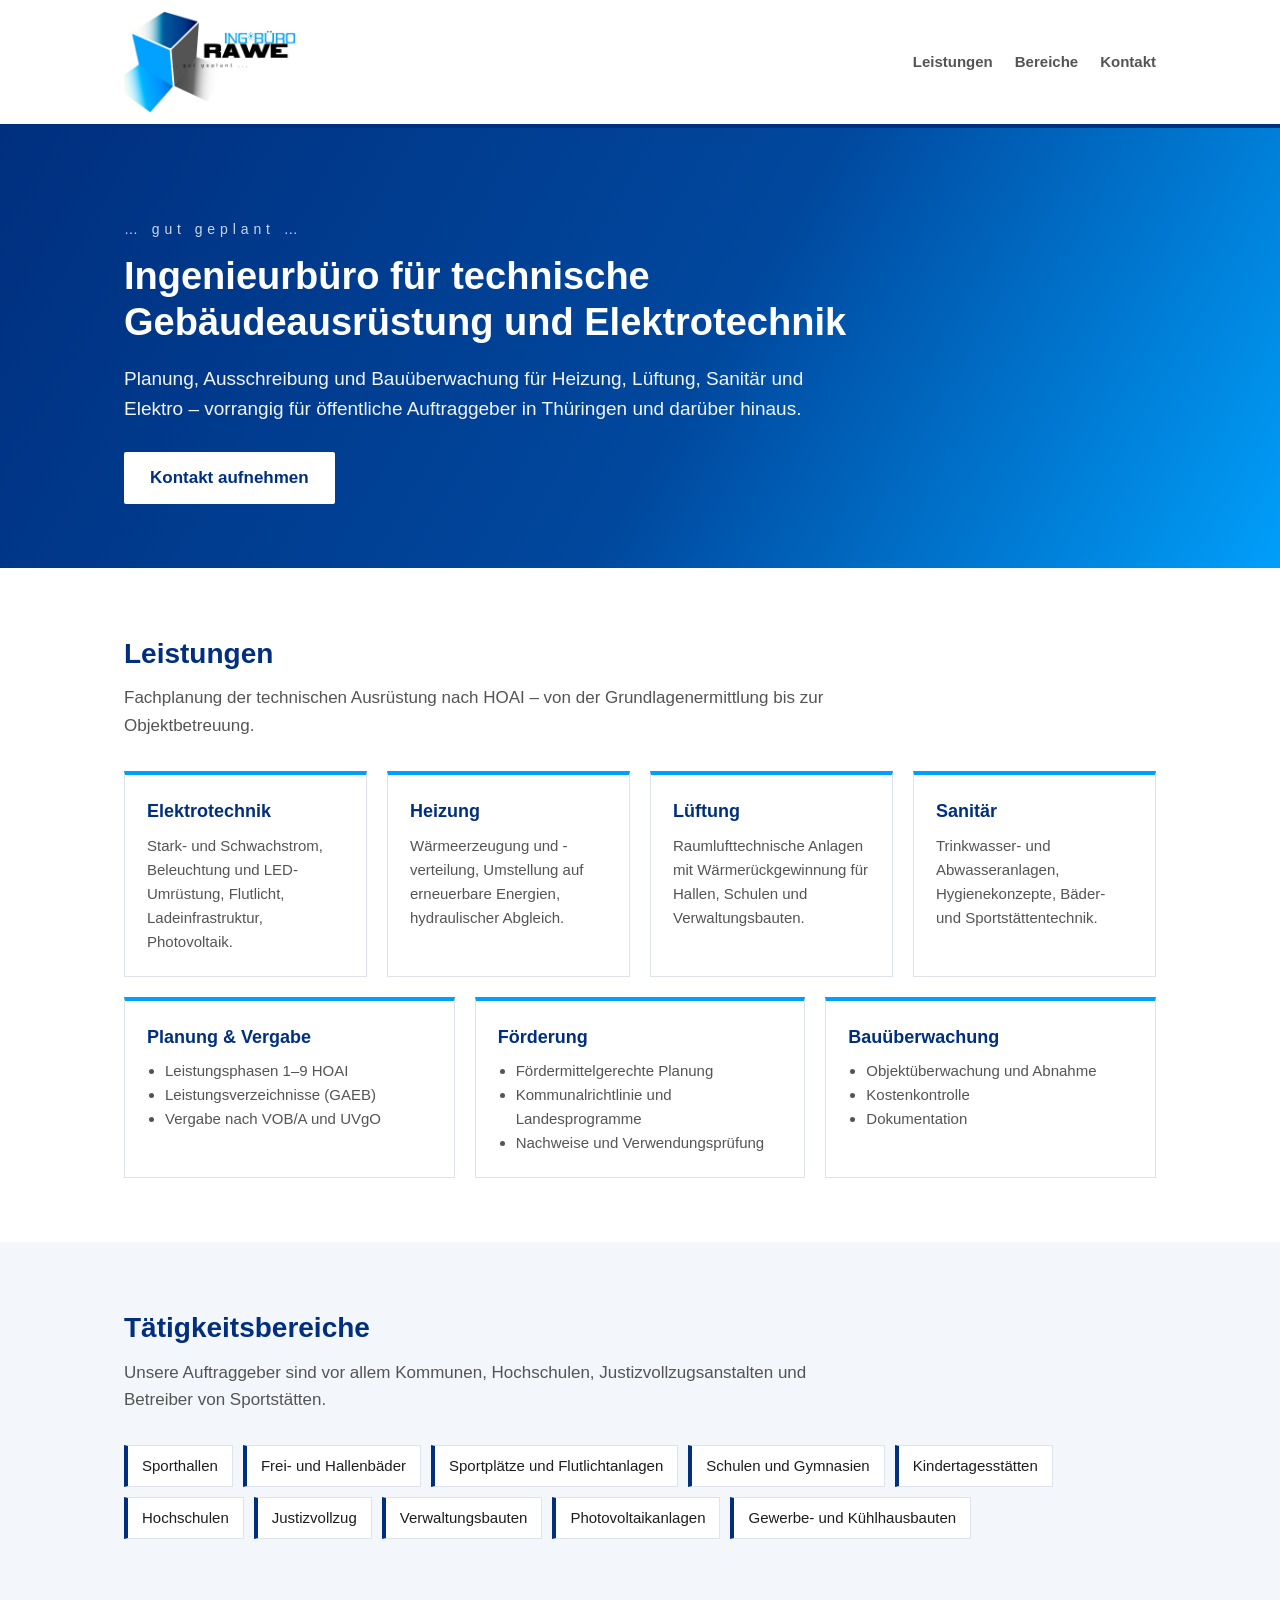
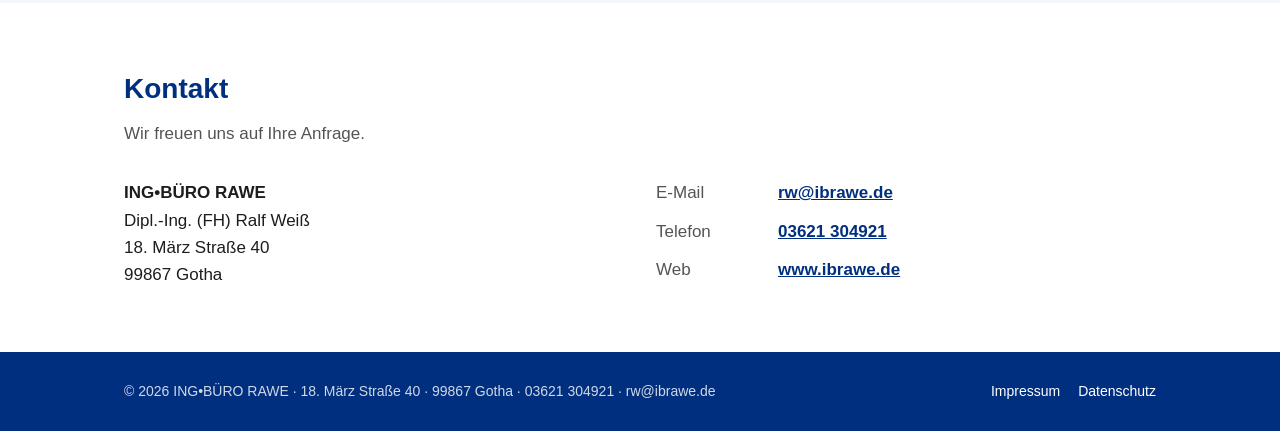
<file: index.html>
<!DOCTYPE html>
<html lang="de">
<head>
<meta charset="utf-8">
<meta name="viewport" content="width=device-width,initial-scale=1">
<title>ING•BÜRO RAWE – Technische Gebäudeausrüstung und Elektrotechnik, Gotha</title>
<meta name="description" content="Ingenieurbüro für technische Gebäudeausrüstung und Elektrotechnik in Gotha: Planung Heizung, Lüftung, Sanitär und Elektro für öffentliche Auftraggeber.">
<link rel="icon" href="favicon.png">
<link rel="apple-touch-icon" href="apple-touch-icon.png">
<link rel="stylesheet" href="style.css">
</head>
<body>
<header><div class="wrap">
  <a href="./"><img src="logo.png" alt="ING•BÜRO RAWE – … gut geplant …"></a>
  <nav><a class="opt" href="#leistungen">Leistungen</a><a class="opt" href="#bereiche">Bereiche</a><a href="#kontakt">Kontakt</a></nav>
</div></header>

<div class="hero"><div class="wrap">
  <p class="claim">… gut geplant …</p>
  <h1>Ingenieurbüro für technische Gebäudeausrüstung und Elektrotechnik</h1>
  <p>Planung, Ausschreibung und Bauüberwachung für Heizung, Lüftung, Sanitär und Elektro – vorrangig für öffentliche Auftraggeber in Thüringen und darüber hinaus.</p>
  <a class="btn" href="#kontakt">Kontakt aufnehmen</a>
</div></div>

<section id="leistungen"><div class="wrap">
  <h2>Leistungen</h2>
  <p class="lead">Fachplanung der technischen Ausrüstung nach HOAI – von der Grundlagenermittlung bis zur Objektbetreuung.</p>
  <div class="grid">
    <div class="card"><h3>Elektrotechnik</h3><p>Stark- und Schwachstrom, Beleuchtung und LED-Umrüstung, Flutlicht, Ladeinfrastruktur, Photovoltaik.</p></div>
    <div class="card"><h3>Heizung</h3><p>Wärmeerzeugung und -verteilung, Umstellung auf erneuerbare Energien, hydraulischer Abgleich.</p></div>
    <div class="card"><h3>Lüftung</h3><p>Raumlufttechnische Anlagen mit Wärmerückgewinnung für Hallen, Schulen und Verwaltungsbauten.</p></div>
    <div class="card"><h3>Sanitär</h3><p>Trinkwasser- und Abwasseranlagen, Hygienekonzepte, Bäder- und Sportstättentechnik.</p></div>
  </div>
  <div class="grid" style="margin-top:20px">
    <div class="card"><h3>Planung &amp; Vergabe</h3><ul><li>Leistungsphasen 1–9 HOAI</li><li>Leistungsverzeichnisse (GAEB)</li><li>Vergabe nach VOB/A und UVgO</li></ul></div>
    <div class="card"><h3>Förderung</h3><ul><li>Fördermittelgerechte Planung</li><li>Kommunalrichtlinie und Landesprogramme</li><li>Nachweise und Verwendungsprüfung</li></ul></div>
    <div class="card"><h3>Bauüberwachung</h3><ul><li>Objektüberwachung und Abnahme</li><li>Kostenkontrolle</li><li>Dokumentation</li></ul></div>
  </div>
</div></section>

<section id="bereiche" class="alt"><div class="wrap">
  <h2>Tätigkeitsbereiche</h2>
  <p class="lead">Unsere Auftraggeber sind vor allem Kommunen, Hochschulen, Justizvollzugsanstalten und Betreiber von Sportstätten.</p>
  <div class="chips">
    <span>Sporthallen</span><span>Frei- und Hallenbäder</span><span>Sportplätze und Flutlichtanlagen</span><span>Schulen und Gymnasien</span><span>Kindertagesstätten</span><span>Hochschulen</span><span>Justizvollzug</span><span>Verwaltungsbauten</span><span>Photovoltaikanlagen</span><span>Gewerbe- und Kühlhausbauten</span>
  </div>
</div></section>

<section id="kontakt"><div class="wrap">
  <h2>Kontakt</h2>
  <p class="lead">Wir freuen uns auf Ihre Anfrage.</p>
  <div class="kontakt">
    <div>
      <p><strong>ING•BÜRO RAWE</strong><br>Dipl.-Ing. (FH) Ralf Weiß<br>18. März Straße 40<br>99867 Gotha</p>
    </div>
    <dl>
      <dt>E-Mail</dt><dd><a href="mailto:rw@ibrawe.de">rw@ibrawe.de</a></dd>
      <dt>Telefon</dt><dd><a href="tel:+493621304921">03621 304921</a></dd>
      <dt>Web</dt><dd><a href="https://www.ibrawe.de">www.ibrawe.de</a></dd>
    </dl>
  </div>
</div></section>

<footer><div class="wrap">
  <span>© 2026 ING•BÜRO RAWE · 18. März Straße 40 · 99867 Gotha · 03621 304921 · rw@ibrawe.de</span>
  <span><a href="impressum.html">Impressum</a><a href="datenschutz.html">Datenschutz</a></span>
</div></footer>
</body>
</html>
</file>
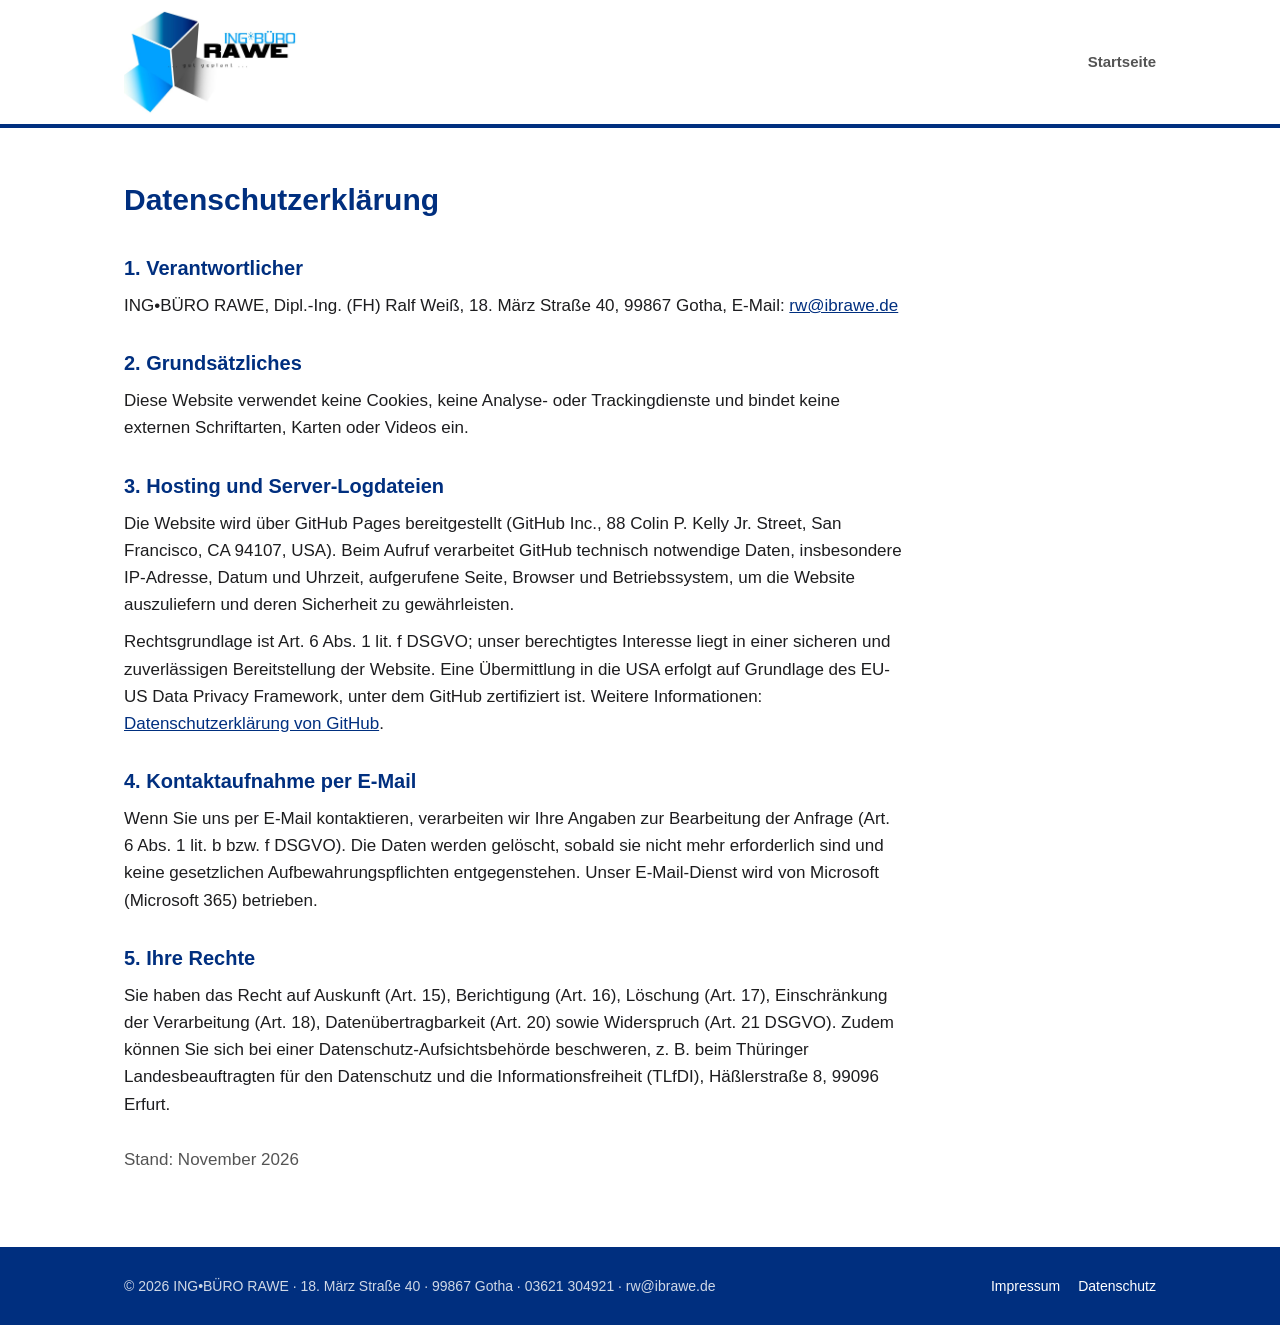
<file: datenschutz.html>
<!DOCTYPE html>
<html lang="de">
<head>
<meta charset="utf-8">
<meta name="viewport" content="width=device-width,initial-scale=1">
<title>Datenschutz – ING•BÜRO RAWE</title>
<meta name="robots" content="noindex">
<link rel="icon" href="favicon.png">
<link rel="stylesheet" href="style.css">
</head>
<body>
<header><div class="wrap">
  <a href="./"><img src="logo.png" alt="ING•BÜRO RAWE"></a>
  <nav><a href="./">Startseite</a></nav>
</div></header>

<main class="legal"><div class="wrap">
<h1>Datenschutzerklärung</h1>

<h2>1. Verantwortlicher</h2>
<p>ING•BÜRO RAWE, Dipl.-Ing. (FH) Ralf Weiß, 18. März Straße 40, 99867 Gotha, E-Mail: <a href="mailto:rw@ibrawe.de">rw@ibrawe.de</a></p>

<h2>2. Grundsätzliches</h2>
<p>Diese Website verwendet keine Cookies, keine Analyse- oder Trackingdienste und bindet keine externen Schriftarten, Karten oder Videos ein.</p>

<h2>3. Hosting und Server-Logdateien</h2>
<p>Die Website wird über GitHub Pages bereitgestellt (GitHub Inc., 88 Colin P. Kelly Jr. Street, San Francisco, CA 94107, USA). Beim Aufruf verarbeitet GitHub technisch notwendige Daten, insbesondere IP-Adresse, Datum und Uhrzeit, aufgerufene Seite, Browser und Betriebssystem, um die Website auszuliefern und deren Sicherheit zu gewährleisten.</p>
<p>Rechtsgrundlage ist Art. 6 Abs. 1 lit. f DSGVO; unser berechtigtes Interesse liegt in einer sicheren und zuverlässigen Bereitstellung der Website. Eine Übermittlung in die USA erfolgt auf Grundlage des EU-US Data Privacy Framework, unter dem GitHub zertifiziert ist. Weitere Informationen: <a href="https://docs.github.com/de/site-policy/privacy-policies/github-general-privacy-statement">Datenschutzerklärung von GitHub</a>.</p>

<h2>4. Kontaktaufnahme per E-Mail</h2>
<p>Wenn Sie uns per E-Mail kontaktieren, verarbeiten wir Ihre Angaben zur Bearbeitung der Anfrage (Art. 6 Abs. 1 lit. b bzw. f DSGVO). Die Daten werden gelöscht, sobald sie nicht mehr erforderlich sind und keine gesetzlichen Aufbewahrungspflichten entgegenstehen. Unser E-Mail-Dienst wird von Microsoft (Microsoft 365) betrieben.</p>

<h2>5. Ihre Rechte</h2>
<p>Sie haben das Recht auf Auskunft (Art. 15), Berichtigung (Art. 16), Löschung (Art. 17), Einschränkung der Verarbeitung (Art. 18), Datenübertragbarkeit (Art. 20) sowie Widerspruch (Art. 21 DSGVO). Zudem können Sie sich bei einer Datenschutz-Aufsichtsbehörde beschweren, z. B. beim Thüringer Landesbeauftragten für den Datenschutz und die Informationsfreiheit (TLfDI), Häßlerstraße 8, 99096 Erfurt.</p>

<p style="margin-top:28px;color:#545454">Stand: November 2026</p>
</div></main>

<footer><div class="wrap">
  <span>© 2026 ING•BÜRO RAWE · 18. März Straße 40 · 99867 Gotha · 03621 304921 · rw@ibrawe.de</span>
  <span><a href="impressum.html">Impressum</a><a href="datenschutz.html">Datenschutz</a></span>
</div></footer>
</body>
</html>
</file>
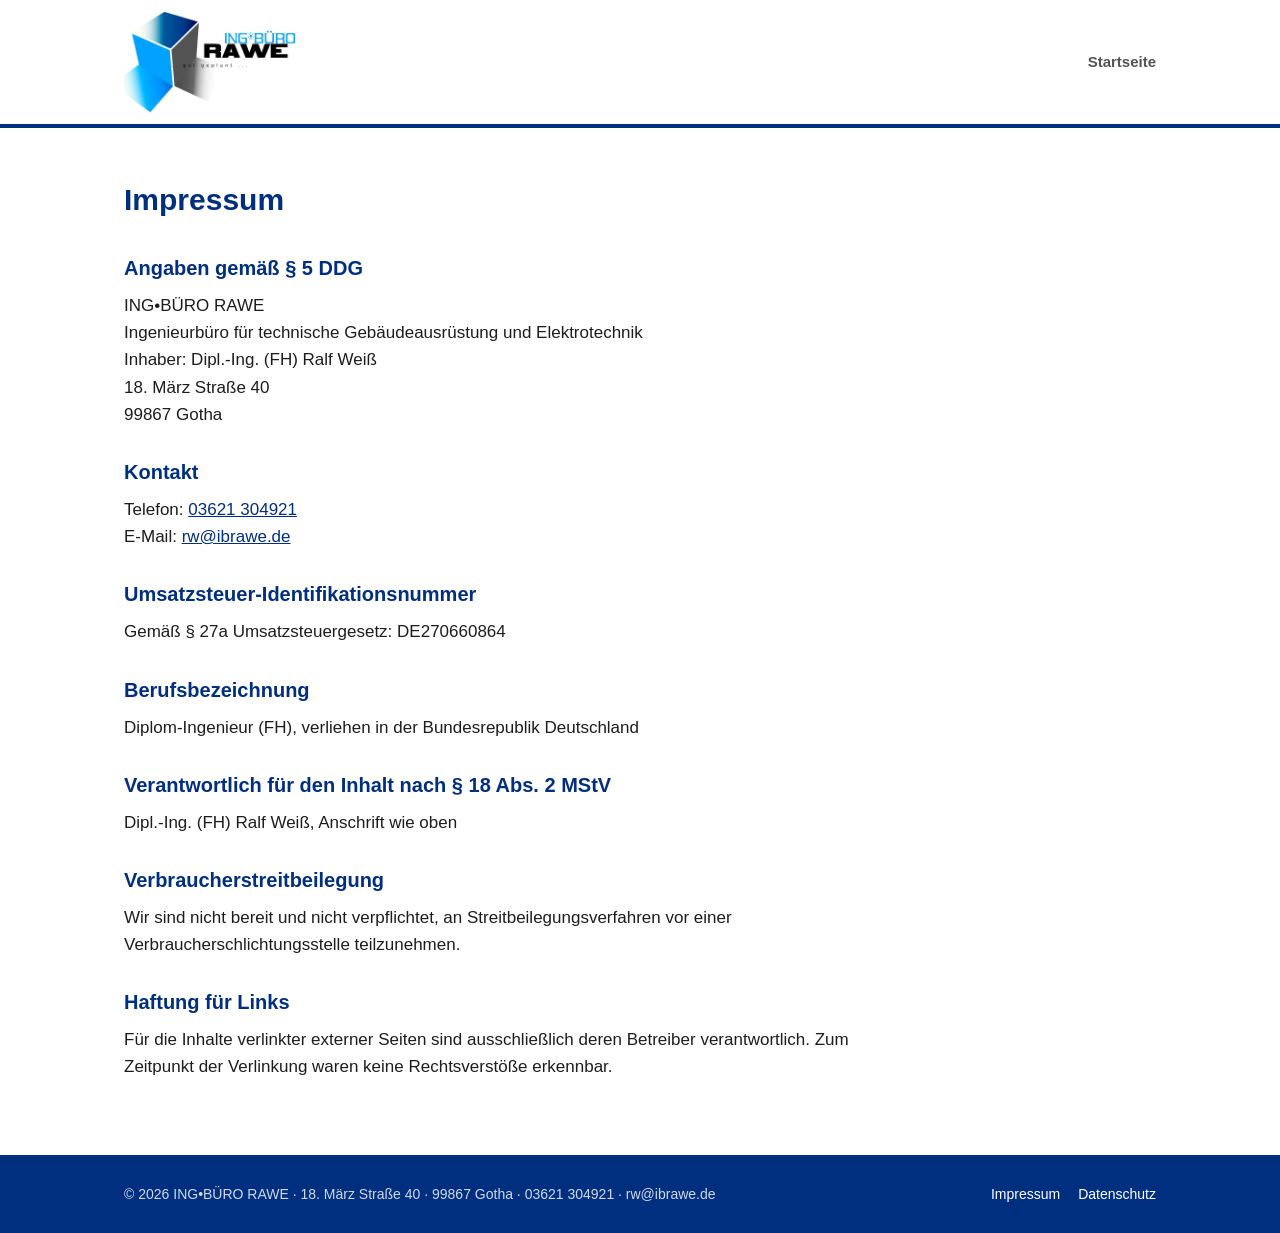
<file: impressum.html>
<!DOCTYPE html>
<html lang="de">
<head>
<meta charset="utf-8">
<meta name="viewport" content="width=device-width,initial-scale=1">
<title>Impressum – ING•BÜRO RAWE</title>
<meta name="robots" content="noindex">
<link rel="icon" href="favicon.png">
<link rel="stylesheet" href="style.css">
</head>
<body>
<header><div class="wrap">
  <a href="./"><img src="logo.png" alt="ING•BÜRO RAWE"></a>
  <nav><a href="./">Startseite</a></nav>
</div></header>

<main class="legal"><div class="wrap">
<h1>Impressum</h1>

<h2>Angaben gemäß § 5 DDG</h2>
<p>ING•BÜRO RAWE<br>Ingenieurbüro für technische Gebäudeausrüstung und Elektrotechnik<br>Inhaber: Dipl.-Ing. (FH) Ralf Weiß<br>18. März Straße 40<br>99867 Gotha</p>

<h2>Kontakt</h2>
<p>Telefon: <a href="tel:+493621304921">03621 304921</a><br>E-Mail: <a href="mailto:rw@ibrawe.de">rw@ibrawe.de</a></p>

<h2>Umsatzsteuer-Identifikationsnummer</h2>
<p>Gemäß § 27a Umsatzsteuergesetz: DE270660864</p>

<h2>Berufsbezeichnung</h2>
<p>Diplom-Ingenieur (FH), verliehen in der Bundesrepublik Deutschland</p>

<h2>Verantwortlich für den Inhalt nach § 18 Abs. 2 MStV</h2>
<p>Dipl.-Ing. (FH) Ralf Weiß, Anschrift wie oben</p>

<h2>Verbraucherstreitbeilegung</h2>
<p>Wir sind nicht bereit und nicht verpflichtet, an Streitbeilegungsverfahren vor einer Verbraucherschlichtungsstelle teilzunehmen.</p>

<h2>Haftung für Links</h2>
<p>Für die Inhalte verlinkter externer Seiten sind ausschließlich deren Betreiber verantwortlich. Zum Zeitpunkt der Verlinkung waren keine Rechtsverstöße erkennbar.</p>
</div></main>

<footer><div class="wrap">
  <span>© 2026 ING•BÜRO RAWE · 18. März Straße 40 · 99867 Gotha · 03621 304921 · rw@ibrawe.de</span>
  <span><a href="impressum.html">Impressum</a><a href="datenschutz.html">Datenschutz</a></span>
</div></footer>
</body>
</html>
</file>
<file: style.css>
:root{--blau:#009ffa;--navy:#002f7f;--grau:#545454;--hell:#f3f6fa;--linie:#dde3ea;--text:#1d1d1f}
*{box-sizing:border-box;margin:0;padding:0}
html{scroll-behavior:smooth}
body{font-family:Arial,Helvetica,sans-serif;color:var(--text);line-height:1.6;background:#fff;font-size:17px}
a{color:var(--navy)}
.wrap{max-width:1080px;margin:0 auto;padding:0 24px}
/* Kopfzeile */
header{border-bottom:4px solid var(--navy);background:#fff;position:sticky;top:0;z-index:10}
header .wrap{display:flex;align-items:center;justify-content:space-between;gap:16px;padding-top:10px;padding-bottom:10px}
header img{height:104px;width:auto;display:block}
nav a{text-decoration:none;color:var(--grau);font-size:15px;margin-left:22px;font-weight:bold}
nav a:hover{color:var(--blau)}
/* Hero */
.hero{background:linear-gradient(120deg,var(--navy) 0%,#00489e 55%,var(--blau) 100%);color:#fff;padding:72px 0 64px}
.hero h1{font-size:38px;line-height:1.2;max-width:760px}
.hero p{font-size:19px;max-width:700px;margin-top:18px;opacity:.95}
.hero .claim{letter-spacing:.35em;font-size:14px;text-transform:lowercase;opacity:.8;margin-bottom:14px}
.btn{display:inline-block;margin-top:28px;background:#fff;color:var(--navy);padding:12px 26px;text-decoration:none;font-weight:bold;border-radius:2px}
.btn:hover{background:var(--hell)}
/* Abschnitte */
section{padding:64px 0}
section.alt{background:var(--hell)}
h2{font-size:28px;color:var(--navy);margin-bottom:8px}
h2+p.lead{color:var(--grau);margin-bottom:32px;max-width:720px}
.grid{display:grid;grid-template-columns:repeat(auto-fit,minmax(230px,1fr));gap:20px}
.card{background:#fff;border:1px solid var(--linie);border-top:4px solid var(--blau);padding:22px}
.card h3{font-size:18px;color:var(--navy);margin-bottom:8px}
.card p,.card li{font-size:15px;color:var(--grau)}
.card ul{padding-left:18px}
.chips{display:flex;flex-wrap:wrap;gap:10px}
.chips span{background:#fff;border:1px solid var(--linie);border-left:4px solid var(--navy);padding:8px 14px;font-size:15px}
.kontakt{display:grid;grid-template-columns:repeat(auto-fit,minmax(260px,1fr));gap:32px}
.kontakt dl{display:grid;grid-template-columns:110px 1fr;gap:6px 12px}
.kontakt dt{color:var(--grau)}
.kontakt dd a{font-weight:bold}
/* Rechtstexte */
.legal{padding:48px 0 64px}
.legal h1{color:var(--navy);font-size:30px;margin-bottom:24px}
.legal h2{font-size:20px;margin:28px 0 8px}
.legal p,.legal li{margin-bottom:10px;max-width:780px}
.legal ul{padding-left:22px}
.ph{background:#fff3c4;padding:0 4px}
/* Fußzeile */
footer{background:var(--navy);color:#cfd8e6;font-size:14px;padding:28px 0}
footer .wrap{display:flex;flex-wrap:wrap;justify-content:space-between;gap:12px}
footer a{color:#fff;text-decoration:none;margin-left:18px}
footer a:hover{text-decoration:underline}
@media(max-width:640px){header img{height:68px}nav a{margin-left:12px;font-size:14px}.hero{padding:48px 0}.hero h1{font-size:28px}nav .opt{display:none}footer a{margin-left:0;margin-right:16px}}
</file>
